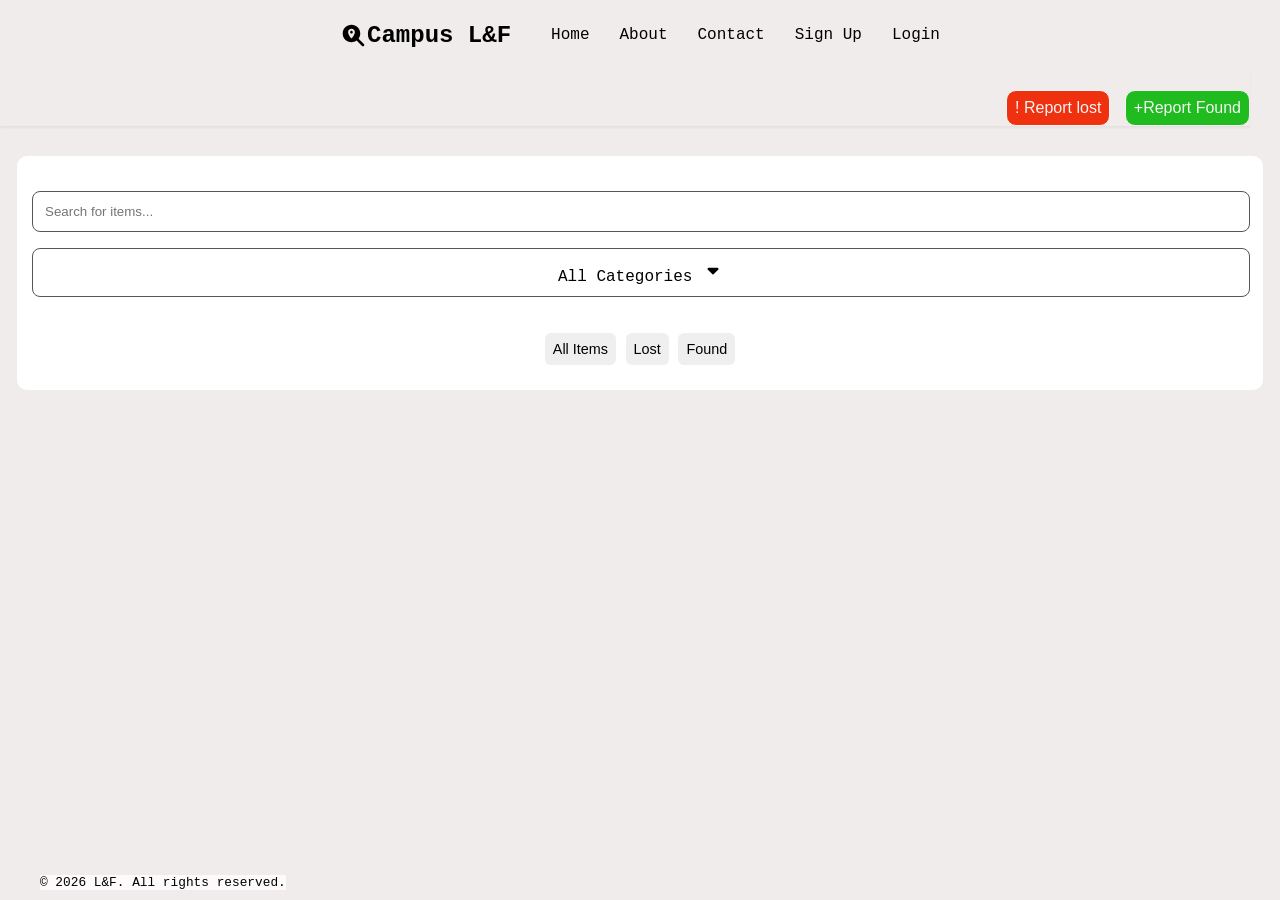
<file: index.html>
<!DOCTYPE html>
<html lang="en">
<head>
    <meta charset="UTF-8">
    <meta name="viewport" content="width=device-width, initial-scale=1.0">
    <title>L&F</title>
    <link rel="stylesheet" href="styles.css">
    <script src="index.js" defer    ></script>
</head>
<body>
    <header>
        <nav class="navbar">
            <svg xmlns="http://www.w3.org/2000/svg" viewBox="0 0 640 640" height = '27'><!--!Font Awesome Free v7.2.0 by @fontawesome - https://fontawesome.com License - https://fontawesome.com/license/free Copyright 2026 Fonticons, Inc.--><path d="M480 272C480 317.9 465.1 360.3 440 394.7L566.6 521.4C579.1 533.9 579.1 554.2 566.6 566.7C554.1 579.2 533.8 579.2 521.3 566.7L394.7 440C360.3 465.1 317.9 480 272 480C157.1 480 64 386.9 64 272C64 157.1 157.1 64 272 64C386.9 64 480 157.1 480 272zM352 240C352 195.8 316.2 160 272 160C227.8 160 192 195.8 192 240C192 288.8 238.5 351.6 260.6 378.6C266.6 385.9 277.4 385.9 283.3 378.6C305.4 351.6 351.9 288.8 351.9 240zM240 240C240 222.3 254.3 208 272 208C289.7 208 304 222.3 304 240C304 257.7 289.7 272 272 272C254.3 272 240 257.7 240 240z"/></svg>
            <h2><a href="index.html">Campus L&F</a></h2>
            <ul>
                <li><a href="index.html">Home</a></li>
                <li><a href="aboutMe.html">About </a></li>
                <li><a href="contact.html">Contact</a></li>
                <li><a href="signup.html">Sign Up</a></li>
                <li><a href="login.html">Login</a></li>
            </ul>
        </nav>
    </header>

    <section>
        <div class="title">
            <div>
                <button class="lost">! Report lost</button>
                <button class="found">+Report Found</button>
            </div>
        </div>
        
        <div class="actions">
            <div class="left">
                <div class="block">
                    <input type="text" name="input" id="search"  placeholder="Search for items...">
                </div>
                <ul class="dropdown">
                <li class="dropdown_toggle">
                    <a href="#">All Categories <svg xmlns="http://www.w3.org/2000/svg" viewBox="0 0 640 640" height="22"><!--!Font Awesome Free v7.2.0 by @fontawesome - https://fontawesome.com License - https://fontawesome.com/license/free Copyright 2026 Fonticons, Inc.--><path d="M300.3 440.8C312.9 451 331.4 450.3 343.1 438.6L471.1 310.6C480.3 301.4 483 287.7 478 275.7C473 263.7 461.4 256 448.5 256L192.5 256C179.6 256 167.9 263.8 162.9 275.8C157.9 287.8 160.7 301.5 169.9 310.6L297.9 438.6L300.3 440.8z"/></svg></a>
                    <ul class="dropdown_menu">
                        <li><a href="#">Electronics</a></li>
                        <li><a href="#">Clothing</a></li>
                        <li><a href="#">Accessories</a></li>
                    </ul>
                </li>
               </ul>
                <div class="buttons">
                    <button class="all">All Items<span id="all"></span></button>
                    <button class="lost">Lost<span id="lost"></span></button>
                    <button class="found">Found<span id="found"></span></button>
                </div>  

               
            </div>
         </div>

    </section>
    <footer>
        © 2026 L&F. All rights reserved.
    </footer>
</body>
</html>
</file>
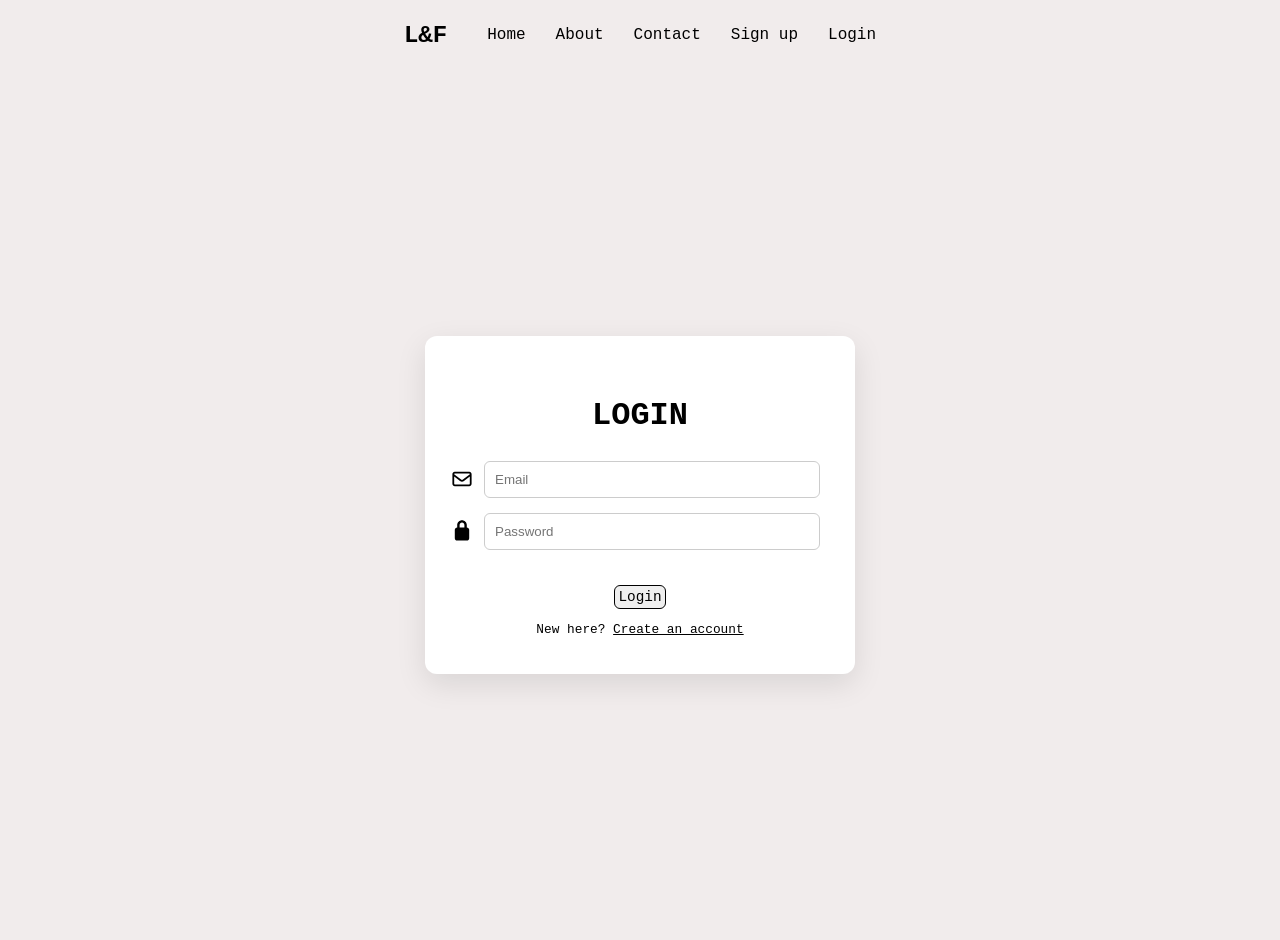
<file: login.html>
<!DOCTYPE html>
<html lang="en">
<head>
    <meta charset="UTF-8">
    <meta name="viewport" content="width=device-width, initial-scale=1.0">
    <title>L&F- Login</title>
    <link rel="stylesheet" href="styles.css">
    <script src="index.js" defer></script>
</head>
<body>
    <header>
        <nav class="navbar">
            <h2><a href="index.html">L&F</a></h2>
            <ul>
                <li><a href="index.html">Home</a></li>
                <li><a href="aboutMe.html">About</a></li>
                <li><a href="contact.html">Contact</a></li>
                <li><a href="signup.html">Sign up</a></li>
                <li><a href="login.html">Login</a></li>
            </ul>
        </nav>
    </header>

    <section class="container">
        <form action="" id="login_form">
            <div id="login_success"></div>
            <h2>LOGIN</h2>
            <div>
                <label for="login_email">
                    <svg xmlns="http://www.w3.org/2000/svg" style="height: 24;" viewBox="0 0 640 640"><path d="M125.4 128C91.5 128 64 155.5 64 189.4C64 190.3 64 191.1 64.1 192L64 192L64 448C64 483.3 92.7 512 128 512L512 512C547.3 512 576 483.3 576 448L576 192L575.9 192C575.9 191.1 576 190.3 576 189.4C576 155.5 548.5 128 514.6 128L125.4 128zM528 256.3L528 448C528 456.8 520.8 464 512 464L128 464C119.2 464 112 456.8 112 448L112 256.3L266.8 373.7C298.2 397.6 341.7 397.6 373.2 373.7L528 256.3zM112 189.4C112 182 118 176 125.4 176L514.6 176C522 176 528 182 528 189.4C528 193.6 526 197.6 522.7 200.1L344.2 335.5C329.9 346.3 310.1 346.3 295.8 335.5L117.3 200.1C114 197.6 112 193.6 112 189.4z"/></svg>
                </label>
                <input type="email" name="email" id="login_email" placeholder="Email">
                <p id="login_email_error"></p>
            </div>
            <div>
                <label for="login_password"><svg xmlns="http://www.w3.org/2000/svg" style="height: 24;" viewBox="0 0 640 640"><path d="M256 160L256 224L384 224L384 160C384 124.7 355.3 96 320 96C284.7 96 256 124.7 256 160zM192 224L192 160C192 89.3 249.3 32 320 32C390.7 32 448 89.3 448 160L448 224C483.3 224 512 252.7 512 288L512 512C512 547.3 483.3 576 448 576L192 576C156.7 576 128 547.3 128 512L128 288C128 252.7 156.7 224 192 224z"/></svg></label>
                <input type="password" name="password" id="login_password" placeholder="Password">
                <p id="login_password_error"></p>
            </div>
            <button type="submit">Login</button>
            <p>New here? <a href="signup.html">Create an account</a></p>
        </form>
    </section>
    <!-- <footer>
        <p>© 2026 L&F. All rights reserved.</p>
    </footer> -->
</body>
</html>
</file>
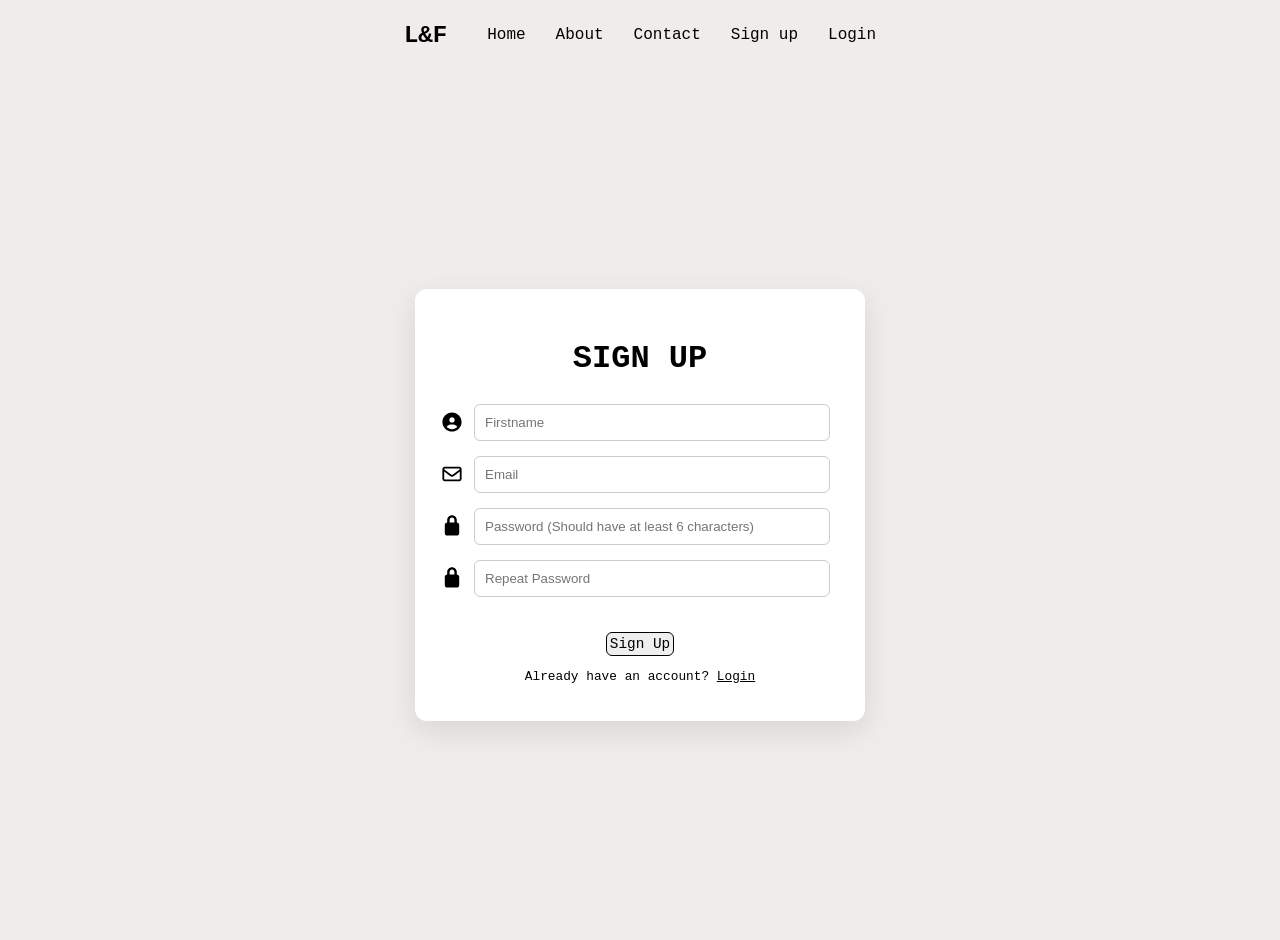
<file: signup.html>
<!DOCTYPE html>
<html lang="en">
<head>
    <meta charset="UTF-8">
    <meta name="viewport" content="width=device-width, initial-scale=1.0">
    <title>L&F- Sign up</title>
    <link rel="stylesheet" href="styles.css">
    <script src="index.js" defer></script>
</head>
<body>
    <header>
        <nav class="navbar">
            <h2><a href="index.html">L&F</a></h2>
            <ul>
                <li><a href="index.html">Home</a></li>
                <li><a href="aboutMe.html">About</a></li>
                <li><a href="contact.html">Contact</a></li>
                <li><a href="signup.html">Sign up</a></li>
                <li><a href="login.html">Login</a></li>
            </ul>
        </nav>
    </header>

    <section class="container">
        <form action="" id="signup_form">
        <div id="signup_success"></div>
            <h2>SIGN UP</h2>
            <div>
                <label for="fName"> 
                    <svg xmlns="http://www.w3.org/2000/svg" style="height: 24;" viewBox="0 0 640 640"><path d="M463 448.2C440.9 409.8 399.4 384 352 384L288 384C240.6 384 199.1 409.8 177 448.2C212.2 487.4 263.2 512 320 512C376.8 512 427.8 487.3 463 448.2zM64 320C64 178.6 178.6 64 320 64C461.4 64 576 178.6 576 320C576 461.4 461.4 576 320 576C178.6 576 64 461.4 64 320zM320 336C359.8 336 392 303.8 392 264C392 224.2 359.8 192 320 192C280.2 192 248 224.2 248 264C248 303.8 280.2 336 320 336z"/></svg>
                </label>
                <input type="text" name="fName" id="fName" placeholder="Firstname">
                <p id="name_error"></p>
            </div>
            <div>
                <label for="email">
                    <svg xmlns="http://www.w3.org/2000/svg" style="height: 24;" viewBox="0 0 640 640"><path d="M125.4 128C91.5 128 64 155.5 64 189.4C64 190.3 64 191.1 64.1 192L64 192L64 448C64 483.3 92.7 512 128 512L512 512C547.3 512 576 483.3 576 448L576 192L575.9 192C575.9 191.1 576 190.3 576 189.4C576 155.5 548.5 128 514.6 128L125.4 128zM528 256.3L528 448C528 456.8 520.8 464 512 464L128 464C119.2 464 112 456.8 112 448L112 256.3L266.8 373.7C298.2 397.6 341.7 397.6 373.2 373.7L528 256.3zM112 189.4C112 182 118 176 125.4 176L514.6 176C522 176 528 182 528 189.4C528 193.6 526 197.6 522.7 200.1L344.2 335.5C329.9 346.3 310.1 346.3 295.8 335.5L117.3 200.1C114 197.6 112 193.6 112 189.4z"/></svg>
                </label>
                <input type="email" name="email" id="email" placeholder="Email">
                <p id="email_error"></p>
            </div>
            <div>
                <label for="password"><svg xmlns="http://www.w3.org/2000/svg" style="height: 24;" viewBox="0 0 640 640"><path d="M256 160L256 224L384 224L384 160C384 124.7 355.3 96 320 96C284.7 96 256 124.7 256 160zM192 224L192 160C192 89.3 249.3 32 320 32C390.7 32 448 89.3 448 160L448 224C483.3 224 512 252.7 512 288L512 512C512 547.3 483.3 576 448 576L192 576C156.7 576 128 547.3 128 512L128 288C128 252.7 156.7 224 192 224z"/></svg></label>
                <input type="password" name="password" id="password" placeholder="Password (Should have at least 6 characters)">
                <p id="password_error"></p>
            </div>
            <div>
                <label for="repeat-password">
                    <svg xmlns="http://www.w3.org/2000/svg" style="height: 24;" viewBox="0 0 640 640"><path d="M256 160L256 224L384 224L384 160C384 124.7 355.3 96 320 96C284.7 96 256 124.7 256 160zM192 224L192 160C192 89.3 249.3 32 320 32C390.7 32 448 89.3 448 160L448 224C483.3 224 512 252.7 512 288L512 512C512 547.3 483.3 576 448 576L192 576C156.7 576 128 547.3 128 512L128 288C128 252.7 156.7 224 192 224z"/></svg>
                </label>
                <input type="password" name="repeat-password" id="repeat-password" placeholder="Repeat Password">
                <p id="repeat_password_error"></p>
            </div>
            <button type="submit">Sign Up</button>
            <p>Already have an account? <a href="login.html">Login</a></p>
        </form>
    </section>
    <!-- <footer>
        <p>© 2026 L&F. All rights reserved.</p>
    </footer> -->
</body>
</html>
</file>
<file: styles.css>
body{
    font-family:'Courier New', Courier, monospace;
    margin: 0;
    padding: 0;
    box-sizing: border-box;
    text-align: center;
    background-color: rgb(241, 236, 236);
}
body a{
    text-decoration: none;
    color: black;
}
.navbar {
    display: flex;
    justify-content: center;
    align-items: center;
    height: 70px;
    /* border-bottom: 1px solid ; */
}
.navbar h2 a{
    color: black;
}
.navbar ul {
    display: flex;
    list-style-type: none;
    gap: 30px;
}
.navbar ul a {
    color: black;
}
.navbar ul a:hover {
    color: #555;
    cursor: cell;
}
.navbar h2 a:hover {
    cursor: cell;
}

/* SIGN UP */
.container {
    min-height: calc(100vh - 70px); 
    display: flex;
    justify-content: center;
    align-items: center;
    padding: 20px;
}
#signup_form {
    width: 100%;
    max-width: 400px;
    padding: 25px;
    border-radius: 12px;
    background: #ffffff;
    box-shadow: 0 10px 30px rgba(0,0,0,0.1);
}
#signup_form div {
    display: flex;
    align-items: center;
    gap: 10px;
    flex-wrap: nowrap;
    margin-bottom: 15px;
    position: relative;
}
#signup_form label {
    display: flex;
    align-items: center;
}
#signup_form input {
    flex: 1;
    padding: 10px;
    border: 1px solid #ccc;
    border-radius: 6px;
    outline: none;
    width: 100%;
    box-sizing: border-box;
}
#signup_form input:hover{
    border-color: rgba(61, 57, 57, 0.479);
}
#signup_form input:focus {
    border-color: #333;
}
.signup_success{ 
    color: rgb(31, 187, 31); 
    font-size: 1rem; 
    /* margin-top: 20px; */
    display: flex;
    justify-content: center;
    align-items: center;
    margin-bottom: 0px;
    padding: 5px;
}
form h2{
    text-align: center;
    font-size: 2rem;
}
button{
    border: 1px solid;
    border-radius: 6px;
    padding: 3px;
    margin-top: 20px;
    font: inherit;
    font-size: 0.9rem;
}
button:hover{
    cursor: pointer;
}
section p{
    font-size: 0.8rem;
}
.error_message{
    color: rgba(241, 42, 7, 0.959);
    font-size: 0.73rem;
}
form p a{
    text-decoration: underline;
}
footer{
    background-color: rgb(252, 250, 250);
    margin-bottom: 10px;
    font-size: 0.8rem;
    position: fixed; 
     bottom: 0;
     text-align: center;
    margin-left: 40px;
 }

/* Login */
#login_form {
    width: 100%;
    max-width: 380px;
    padding: 25px;
    border-radius: 12px;
    background: #ffffff;
    box-shadow: 0 10px 30px rgba(0,0,0,0.1);
}
#login_form div {
    display: flex;
    align-items: center;
    gap: 10px;
    margin-bottom: 15px;
    position: relative;
}
#login_form label {
    display: flex;
    align-items: center;
}
#login_form input {
    flex: 1;
    padding: 10px;
    border: 1px solid #ccc;
    border-radius: 6px;
    outline: none;
}
#login_form input:hover{
    border-color: rgba(61, 57, 57, 0.479);
}
#login_form input:focus {
    border-color: #333;
}
#login_success{
    color: rgb(31, 187, 31); 
    font-size: 1rem; 
    /* margin-top: 20px; */
    display: flex;
    justify-content: center;
    align-items: center;
    margin-bottom: 0px;
    padding: 5px;
}
/* Home */
.title{
    display: flex;
    justify-content: end;
    align-items: center;
    margin:0 30px 20px 0px;
    font-family: Arial, Helvetica, sans-serif;
    box-shadow: 0 2px 2px rgba(0,0,0,0.05);
}
.title div .lost{
    background-color:rgba(241, 42, 7, 0.959);
    margin-right: 10px;
    color: whitesmoke;
    font-size: 1rem;
    padding: 8px;
    border-radius: 10px;
}
.title div .found{
    background-color: rgb(31, 187, 31);
    color: whitesmoke;
    font-size: 1rem;
    padding: 8px;
    border-radius: 10px;
}
.actions{
    display: flex;
    align-items: flex-start;
    justify-content: space-between;
    gap: 10px;
    background-color: #ffffff;
    padding: 15px;
    width: 95%;
    margin: 30px auto;
    border-radius: 10px;
}
.actions input{
    border-radius: 8px;
    border: 1px solid #555;
    padding: 12px;
    width: 98%;
}
.actions button{
    border: none;
    margin-bottom: 10px;
    padding: 8px;
    font-family: Arial, Helvetica, sans-serif;
}
.actions button:hover{
    background-color: #dbd7d7;
}
.left{
    display: flex;
    flex-direction: column;
    flex: 1;
    margin-top: 20px;
}
.dropdown{
    list-style: none;
    padding: 0;
}
.dropdown_toggle{
    position: relative;
    border: 1px solid #555;
    border-radius: 8px;
    width: 100%;
}
.dropdown a{
    text-decoration: none;
    color: black;
    padding: 10px 15px;
    display: block;
}
.dropdown_menu{
    display: none;
    position:absolute;
    top: 100%;
    left: 0;
    background-color: #ffffff;
    min-width: 150px;
    border-radius: 8px;
    list-style: none;
}
.dropdown_menu li a:hover{
    background-color: #f5f5;
}

/* RESPONSIVE */
@media  (max-width:480px) {
    #signup_form{
        padding: 15px;
        width: 300px;
        margin-top: -100px;
    }
    #signup_form h2{
        font-size: 20px;
    }
    .navbar{
        flex-direction: column;
        height: auto;
        padding: 10px;
    }
    .navbar ul{
        flex-wrap: wrap;
        justify-content: center;
        gap: 10px;
    }
}
</file>
